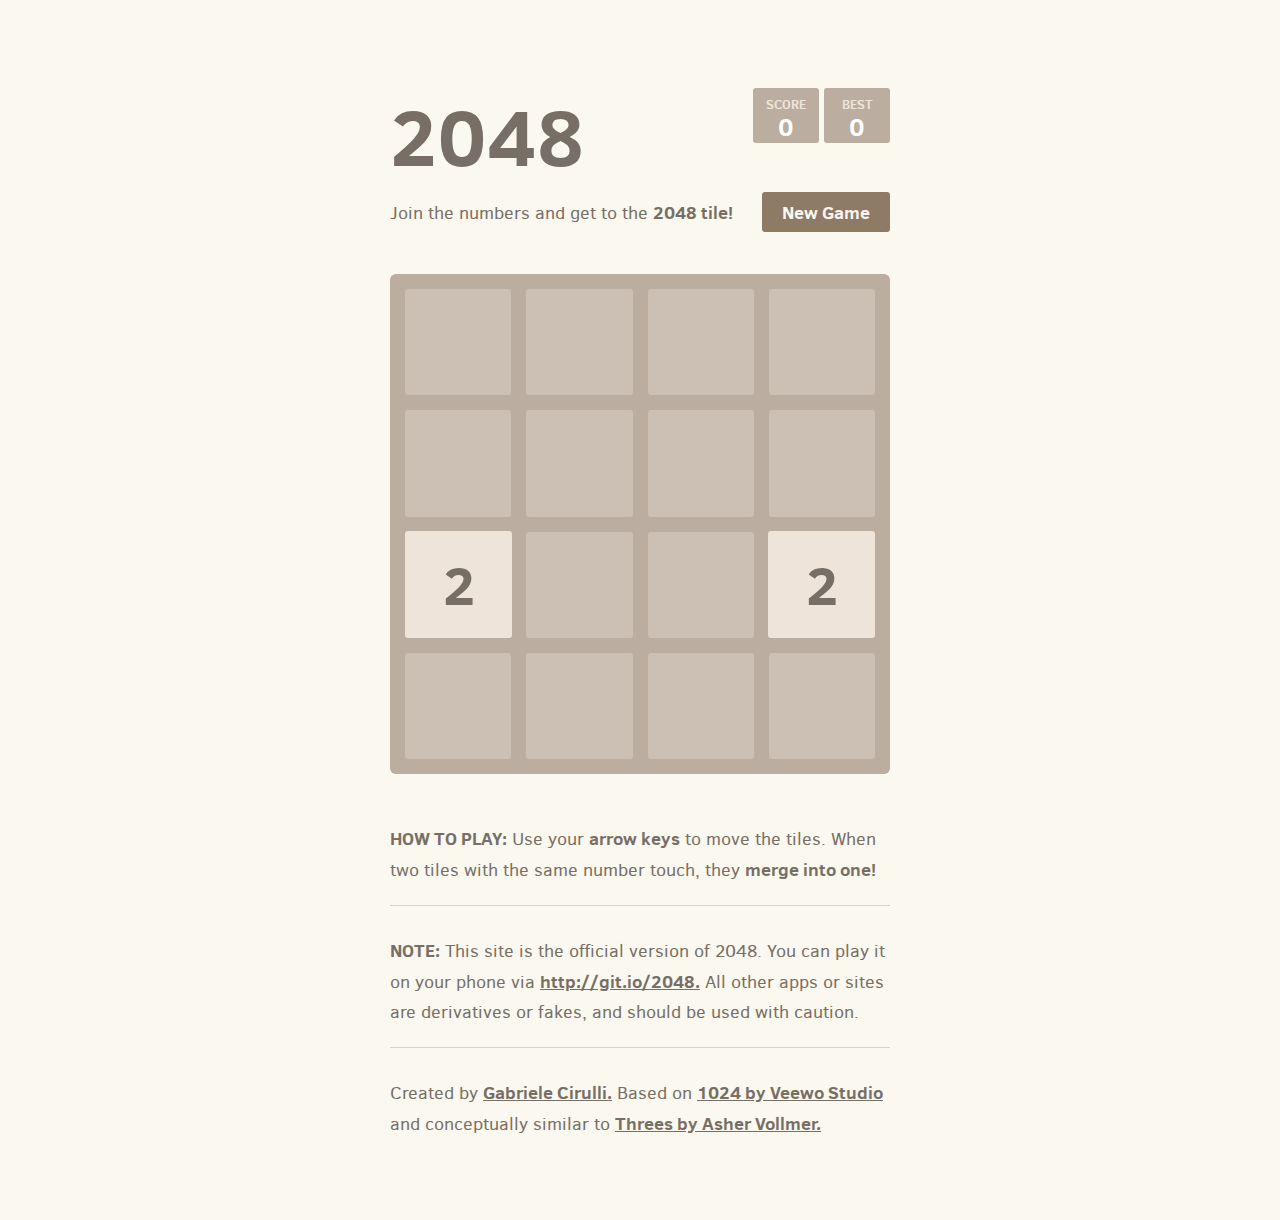
<file: public/assets/games/2048/index.html>
<!DOCTYPE html>

<html>
<head>
<!-- Google tag (gtag.js) -->
<script async="" src="https://www.googletagmanager.com/gtag/js?id=G-7L02W3ZMS5"></script>
<script>
	window.dataLayer = window.dataLayer || [];
	function gtag(){dataLayer.push(arguments);}
	gtag('js', new Date());

	gtag('config', 'G-7L02W3ZMS5');
	</script>
<script async="" crossorigin="anonymous" src="https://pagead2.googlesyndication.com/pagead/js/adsbygoogle.js?client=ca-pub-5648726754785335"></script>
<meta charset="utf-8"/>
<title>2048</title>
<link href="style/main.css" rel="stylesheet" type="text/css"/>
<link href="favicon.ico" rel="shortcut icon"/>
<link href="meta/apple-touch-icon.png" rel="apple-touch-icon"/>
<link href="meta/apple-touch-startup-image-640x1096.png" media="(device-width: 320px) and (device-height: 568px) and (-webkit-device-pixel-ratio: 2)" rel="apple-touch-startup-image"/> <!-- iPhone 5+ -->
<link href="meta/apple-touch-startup-image-640x920.png" media="(device-width: 320px) and (device-height: 480px) and (-webkit-device-pixel-ratio: 2)" rel="apple-touch-startup-image"/> <!-- iPhone, retina -->
<meta content="yes" name="apple-mobile-web-app-capable"/>
<meta content="black" name="apple-mobile-web-app-status-bar-style"/>
<meta content="True" name="HandheldFriendly"/>
<meta content="320" name="MobileOptimized"/>
<meta content="width=device-width, target-densitydpi=160dpi, initial-scale=1.0, maximum-scale=1, user-scalable=no, minimal-ui" name="viewport"/>

</head>
<body>
<div class="container">
<div class="heading">
<h1 class="title">2048</h1>
<div class="scores-container">
<div class="score-container">0</div>
<div class="best-container">0</div>
</div>
</div>
<div class="above-game">
<p class="game-intro">Join the numbers and get to the <strong>2048 tile!</strong></p>
<a class="restart-button">New Game</a>
</div>
<div class="game-container">
<div class="game-message">
<p></p>
<div class="lower">
<a class="keep-playing-button">Keep going</a>
<a class="retry-button">Try again</a>
</div>
</div>
<div class="grid-container">
<div class="grid-row">
<div class="grid-cell"></div>
<div class="grid-cell"></div>
<div class="grid-cell"></div>
<div class="grid-cell"></div>
</div>
<div class="grid-row">
<div class="grid-cell"></div>
<div class="grid-cell"></div>
<div class="grid-cell"></div>
<div class="grid-cell"></div>
</div>
<div class="grid-row">
<div class="grid-cell"></div>
<div class="grid-cell"></div>
<div class="grid-cell"></div>
<div class="grid-cell"></div>
</div>
<div class="grid-row">
<div class="grid-cell"></div>
<div class="grid-cell"></div>
<div class="grid-cell"></div>
<div class="grid-cell"></div>
</div>
</div>
<div class="tile-container">
</div>
</div>
<p class="game-explanation">
<strong class="important">How to play:</strong> Use your <strong>arrow keys</strong> to move the tiles. When two tiles with the same number touch, they <strong>merge into one!</strong>
</p>
<hr/>
<p>
<strong class="important">Note:</strong> This site is the official version of 2048. You can play it on your phone via <a href="http://git.io/2048">http://git.io/2048.</a> All other apps or sites are derivatives or fakes, and should be used with caution.
    </p>
<hr/>
<p>
    Created by <a href="http://gabrielecirulli.com" target="_blank">Gabriele Cirulli.</a> Based on <a href="https://itunes.apple.com/us/app/1024!/id823499224" target="_blank">1024 by Veewo Studio</a> and conceptually similar to <a href="http://asherv.com/threes/" target="_blank">Threes by Asher Vollmer.</a>
</p>
</div>
<script src="js/bind_polyfill.js"></script>
<script src="js/classlist_polyfill.js"></script>
<script src="js/animframe_polyfill.js"></script>
<script src="js/keyboard_input_manager.js"></script>
<script src="js/html_actuator.js"></script>
<script src="js/grid.js"></script>
<script src="js/tile.js"></script>
<script src="js/local_storage_manager.js"></script>
<script src="js/game_manager.js"></script>
<script src="js/application.js"></script>
</body>
</html>
</file>
<file: public/assets/games/2048/style/main.css>
@import url(fonts/clear-sans.css);
html, body {
  margin: 0;
  padding: 0;
  background: #faf8ef;
  color: #776e65;
  font-family: "Clear Sans", "Helvetica Neue", Arial, sans-serif;
  font-size: 18px; }

body {
  margin: 80px 0; }

.heading:after {
  content: "";
  display: block;
  clear: both; }

h1.title {
  font-size: 80px;
  font-weight: bold;
  margin: 0;
  display: block;
  float: left; }

@-webkit-keyframes move-up {
  0% {
    top: 25px;
    opacity: 1; }

  100% {
    top: -50px;
    opacity: 0; } }
@-moz-keyframes move-up {
  0% {
    top: 25px;
    opacity: 1; }

  100% {
    top: -50px;
    opacity: 0; } }
@keyframes move-up {
  0% {
    top: 25px;
    opacity: 1; }

  100% {
    top: -50px;
    opacity: 0; } }
.scores-container {
  float: right;
  text-align: right; }

.score-container, .best-container {
  position: relative;
  display: inline-block;
  background: #bbada0;
  padding: 15px 25px;
  font-size: 25px;
  height: 25px;
  line-height: 47px;
  font-weight: bold;
  border-radius: 3px;
  color: white;
  margin-top: 8px;
  text-align: center; }
  .score-container:after, .best-container:after {
    position: absolute;
    width: 100%;
    top: 10px;
    left: 0;
    text-transform: uppercase;
    font-size: 13px;
    line-height: 13px;
    text-align: center;
    color: #eee4da; }
  .score-container .score-addition, .best-container .score-addition {
    position: absolute;
    right: 30px;
    color: red;
    font-size: 25px;
    line-height: 25px;
    font-weight: bold;
    color: rgba(119, 110, 101, 0.9);
    z-index: 100;
    -webkit-animation: move-up 600ms ease-in;
    -moz-animation: move-up 600ms ease-in;
    animation: move-up 600ms ease-in;
    -webkit-animation-fill-mode: both;
    -moz-animation-fill-mode: both;
    animation-fill-mode: both; }

.score-container:after {
  content: "Score"; }

.best-container:after {
  content: "Best"; }

p {
  margin-top: 0;
  margin-bottom: 10px;
  line-height: 1.65; }

a {
  color: #776e65;
  font-weight: bold;
  text-decoration: underline;
  cursor: pointer; }

strong.important {
  text-transform: uppercase; }

hr {
  border: none;
  border-bottom: 1px solid #d8d4d0;
  margin-top: 20px;
  margin-bottom: 30px; }

.container {
  width: 500px;
  margin: 0 auto; }

@-webkit-keyframes fade-in {
  0% {
    opacity: 0; }

  100% {
    opacity: 1; } }
@-moz-keyframes fade-in {
  0% {
    opacity: 0; }

  100% {
    opacity: 1; } }
@keyframes fade-in {
  0% {
    opacity: 0; }

  100% {
    opacity: 1; } }
.game-container {
  margin-top: 40px;
  position: relative;
  padding: 15px;
  cursor: default;
  -webkit-touch-callout: none;
  -ms-touch-callout: none;
  -webkit-user-select: none;
  -moz-user-select: none;
  -ms-user-select: none;
  -ms-touch-action: none;
  touch-action: none;
  background: #bbada0;
  border-radius: 6px;
  width: 500px;
  height: 500px;
  -webkit-box-sizing: border-box;
  -moz-box-sizing: border-box;
  box-sizing: border-box; }
  .game-container .game-message {
    display: none;
    position: absolute;
    top: 0;
    right: 0;
    bottom: 0;
    left: 0;
    background: rgba(238, 228, 218, 0.5);
    z-index: 100;
    text-align: center;
    -webkit-animation: fade-in 800ms ease 1200ms;
    -moz-animation: fade-in 800ms ease 1200ms;
    animation: fade-in 800ms ease 1200ms;
    -webkit-animation-fill-mode: both;
    -moz-animation-fill-mode: both;
    animation-fill-mode: both; }
    .game-container .game-message p {
      font-size: 60px;
      font-weight: bold;
      height: 60px;
      line-height: 60px;
      margin-top: 222px; }
    .game-container .game-message .lower {
      display: block;
      margin-top: 59px; }
    .game-container .game-message a {
      display: inline-block;
      background: #8f7a66;
      border-radius: 3px;
      padding: 0 20px;
      text-decoration: none;
      color: #f9f6f2;
      height: 40px;
      line-height: 42px;
      margin-left: 9px; }
      .game-container .game-message a.keep-playing-button {
        display: none; }
    .game-container .game-message.game-won {
      background: rgba(237, 194, 46, 0.5);
      color: #f9f6f2; }
      .game-container .game-message.game-won a.keep-playing-button {
        display: inline-block; }
    .game-container .game-message.game-won, .game-container .game-message.game-over {
      display: block; }

.grid-container {
  position: absolute;
  z-index: 1; }

.grid-row {
  margin-bottom: 15px; }
  .grid-row:last-child {
    margin-bottom: 0; }
  .grid-row:after {
    content: "";
    display: block;
    clear: both; }

.grid-cell {
  width: 106.25px;
  height: 106.25px;
  margin-right: 15px;
  float: left;
  border-radius: 3px;
  background: rgba(238, 228, 218, 0.35); }
  .grid-cell:last-child {
    margin-right: 0; }

.tile-container {
  position: absolute;
  z-index: 2; }

.tile, .tile .tile-inner {
  width: 107px;
  height: 107px;
  line-height: 107px; }
.tile.tile-position-1-1 {
  -webkit-transform: translate(0px, 0px);
  -moz-transform: translate(0px, 0px);
  -ms-transform: translate(0px, 0px);
  transform: translate(0px, 0px); }
.tile.tile-position-1-2 {
  -webkit-transform: translate(0px, 121px);
  -moz-transform: translate(0px, 121px);
  -ms-transform: translate(0px, 121px);
  transform: translate(0px, 121px); }
.tile.tile-position-1-3 {
  -webkit-transform: translate(0px, 242px);
  -moz-transform: translate(0px, 242px);
  -ms-transform: translate(0px, 242px);
  transform: translate(0px, 242px); }
.tile.tile-position-1-4 {
  -webkit-transform: translate(0px, 363px);
  -moz-transform: translate(0px, 363px);
  -ms-transform: translate(0px, 363px);
  transform: translate(0px, 363px); }
.tile.tile-position-2-1 {
  -webkit-transform: translate(121px, 0px);
  -moz-transform: translate(121px, 0px);
  -ms-transform: translate(121px, 0px);
  transform: translate(121px, 0px); }
.tile.tile-position-2-2 {
  -webkit-transform: translate(121px, 121px);
  -moz-transform: translate(121px, 121px);
  -ms-transform: translate(121px, 121px);
  transform: translate(121px, 121px); }
.tile.tile-position-2-3 {
  -webkit-transform: translate(121px, 242px);
  -moz-transform: translate(121px, 242px);
  -ms-transform: translate(121px, 242px);
  transform: translate(121px, 242px); }
.tile.tile-position-2-4 {
  -webkit-transform: translate(121px, 363px);
  -moz-transform: translate(121px, 363px);
  -ms-transform: translate(121px, 363px);
  transform: translate(121px, 363px); }
.tile.tile-position-3-1 {
  -webkit-transform: translate(242px, 0px);
  -moz-transform: translate(242px, 0px);
  -ms-transform: translate(242px, 0px);
  transform: translate(242px, 0px); }
.tile.tile-position-3-2 {
  -webkit-transform: translate(242px, 121px);
  -moz-transform: translate(242px, 121px);
  -ms-transform: translate(242px, 121px);
  transform: translate(242px, 121px); }
.tile.tile-position-3-3 {
  -webkit-transform: translate(242px, 242px);
  -moz-transform: translate(242px, 242px);
  -ms-transform: translate(242px, 242px);
  transform: translate(242px, 242px); }
.tile.tile-position-3-4 {
  -webkit-transform: translate(242px, 363px);
  -moz-transform: translate(242px, 363px);
  -ms-transform: translate(242px, 363px);
  transform: translate(242px, 363px); }
.tile.tile-position-4-1 {
  -webkit-transform: translate(363px, 0px);
  -moz-transform: translate(363px, 0px);
  -ms-transform: translate(363px, 0px);
  transform: translate(363px, 0px); }
.tile.tile-position-4-2 {
  -webkit-transform: translate(363px, 121px);
  -moz-transform: translate(363px, 121px);
  -ms-transform: translate(363px, 121px);
  transform: translate(363px, 121px); }
.tile.tile-position-4-3 {
  -webkit-transform: translate(363px, 242px);
  -moz-transform: translate(363px, 242px);
  -ms-transform: translate(363px, 242px);
  transform: translate(363px, 242px); }
.tile.tile-position-4-4 {
  -webkit-transform: translate(363px, 363px);
  -moz-transform: translate(363px, 363px);
  -ms-transform: translate(363px, 363px);
  transform: translate(363px, 363px); }

.tile {
  position: absolute;
  -webkit-transition: 100ms ease-in-out;
  -moz-transition: 100ms ease-in-out;
  transition: 100ms ease-in-out;
  -webkit-transition-property: -webkit-transform;
  -moz-transition-property: -moz-transform;
  transition-property: transform; }
  .tile .tile-inner {
    border-radius: 3px;
    background: #eee4da;
    text-align: center;
    font-weight: bold;
    z-index: 10;
    font-size: 55px; }
  .tile.tile-2 .tile-inner {
    background: #eee4da;
    box-shadow: 0 0 30px 10px rgba(243, 215, 116, 0), inset 0 0 0 1px rgba(255, 255, 255, 0); }
  .tile.tile-4 .tile-inner {
    background: #ede0c8;
    box-shadow: 0 0 30px 10px rgba(243, 215, 116, 0), inset 0 0 0 1px rgba(255, 255, 255, 0); }
  .tile.tile-8 .tile-inner {
    color: #f9f6f2;
    background: #f2b179; }
  .tile.tile-16 .tile-inner {
    color: #f9f6f2;
    background: #f59563; }
  .tile.tile-32 .tile-inner {
    color: #f9f6f2;
    background: #f67c5f; }
  .tile.tile-64 .tile-inner {
    color: #f9f6f2;
    background: #f65e3b; }
  .tile.tile-128 .tile-inner {
    color: #f9f6f2;
    background: #edcf72;
    box-shadow: 0 0 30px 10px rgba(243, 215, 116, 0.2381), inset 0 0 0 1px rgba(255, 255, 255, 0.14286);
    font-size: 45px; }
    @media screen and (max-width: 520px) {
      .tile.tile-128 .tile-inner {
        font-size: 25px; } }
  .tile.tile-256 .tile-inner {
    color: #f9f6f2;
    background: #edcc61;
    box-shadow: 0 0 30px 10px rgba(243, 215, 116, 0.31746), inset 0 0 0 1px rgba(255, 255, 255, 0.19048);
    font-size: 45px; }
    @media screen and (max-width: 520px) {
      .tile.tile-256 .tile-inner {
        font-size: 25px; } }
  .tile.tile-512 .tile-inner {
    color: #f9f6f2;
    background: #edc850;
    box-shadow: 0 0 30px 10px rgba(243, 215, 116, 0.39683), inset 0 0 0 1px rgba(255, 255, 255, 0.2381);
    font-size: 45px; }
    @media screen and (max-width: 520px) {
      .tile.tile-512 .tile-inner {
        font-size: 25px; } }
  .tile.tile-1024 .tile-inner {
    color: #f9f6f2;
    background: #edc53f;
    box-shadow: 0 0 30px 10px rgba(243, 215, 116, 0.47619), inset 0 0 0 1px rgba(255, 255, 255, 0.28571);
    font-size: 35px; }
    @media screen and (max-width: 520px) {
      .tile.tile-1024 .tile-inner {
        font-size: 15px; } }
  .tile.tile-2048 .tile-inner {
    color: #f9f6f2;
    background: #edc22e;
    box-shadow: 0 0 30px 10px rgba(243, 215, 116, 0.55556), inset 0 0 0 1px rgba(255, 255, 255, 0.33333);
    font-size: 35px; }
    @media screen and (max-width: 520px) {
      .tile.tile-2048 .tile-inner {
        font-size: 15px; } }
  .tile.tile-super .tile-inner {
    color: #f9f6f2;
    background: #3c3a32;
    font-size: 30px; }
    @media screen and (max-width: 520px) {
      .tile.tile-super .tile-inner {
        font-size: 10px; } }

@-webkit-keyframes appear {
  0% {
    opacity: 0;
    -webkit-transform: scale(0);
    -moz-transform: scale(0);
    -ms-transform: scale(0);
    transform: scale(0); }

  100% {
    opacity: 1;
    -webkit-transform: scale(1);
    -moz-transform: scale(1);
    -ms-transform: scale(1);
    transform: scale(1); } }
@-moz-keyframes appear {
  0% {
    opacity: 0;
    -webkit-transform: scale(0);
    -moz-transform: scale(0);
    -ms-transform: scale(0);
    transform: scale(0); }

  100% {
    opacity: 1;
    -webkit-transform: scale(1);
    -moz-transform: scale(1);
    -ms-transform: scale(1);
    transform: scale(1); } }
@keyframes appear {
  0% {
    opacity: 0;
    -webkit-transform: scale(0);
    -moz-transform: scale(0);
    -ms-transform: scale(0);
    transform: scale(0); }

  100% {
    opacity: 1;
    -webkit-transform: scale(1);
    -moz-transform: scale(1);
    -ms-transform: scale(1);
    transform: scale(1); } }
.tile-new .tile-inner {
  -webkit-animation: appear 200ms ease 100ms;
  -moz-animation: appear 200ms ease 100ms;
  animation: appear 200ms ease 100ms;
  -webkit-animation-fill-mode: backwards;
  -moz-animation-fill-mode: backwards;
  animation-fill-mode: backwards; }

@-webkit-keyframes pop {
  0% {
    -webkit-transform: scale(0);
    -moz-transform: scale(0);
    -ms-transform: scale(0);
    transform: scale(0); }

  50% {
    -webkit-transform: scale(1.2);
    -moz-transform: scale(1.2);
    -ms-transform: scale(1.2);
    transform: scale(1.2); }

  100% {
    -webkit-transform: scale(1);
    -moz-transform: scale(1);
    -ms-transform: scale(1);
    transform: scale(1); } }
@-moz-keyframes pop {
  0% {
    -webkit-transform: scale(0);
    -moz-transform: scale(0);
    -ms-transform: scale(0);
    transform: scale(0); }

  50% {
    -webkit-transform: scale(1.2);
    -moz-transform: scale(1.2);
    -ms-transform: scale(1.2);
    transform: scale(1.2); }

  100% {
    -webkit-transform: scale(1);
    -moz-transform: scale(1);
    -ms-transform: scale(1);
    transform: scale(1); } }
@keyframes pop {
  0% {
    -webkit-transform: scale(0);
    -moz-transform: scale(0);
    -ms-transform: scale(0);
    transform: scale(0); }

  50% {
    -webkit-transform: scale(1.2);
    -moz-transform: scale(1.2);
    -ms-transform: scale(1.2);
    transform: scale(1.2); }

  100% {
    -webkit-transform: scale(1);
    -moz-transform: scale(1);
    -ms-transform: scale(1);
    transform: scale(1); } }
.tile-merged .tile-inner {
  z-index: 20;
  -webkit-animation: pop 200ms ease 100ms;
  -moz-animation: pop 200ms ease 100ms;
  animation: pop 200ms ease 100ms;
  -webkit-animation-fill-mode: backwards;
  -moz-animation-fill-mode: backwards;
  animation-fill-mode: backwards; }

.above-game:after {
  content: "";
  display: block;
  clear: both; }

.game-intro {
  float: left;
  line-height: 42px;
  margin-bottom: 0; }

.restart-button {
  display: inline-block;
  background: #8f7a66;
  border-radius: 3px;
  padding: 0 20px;
  text-decoration: none;
  color: #f9f6f2;
  height: 40px;
  line-height: 42px;
  display: block;
  text-align: center;
  float: right; }

.game-explanation {
  margin-top: 50px; }

@media screen and (max-width: 520px) {
  html, body {
    font-size: 15px; }

  body {
    margin: 20px 0;
    padding: 0 20px; }

  h1.title {
    font-size: 27px;
    margin-top: 15px; }

  .container {
    width: 280px;
    margin: 0 auto; }

  .score-container, .best-container {
    margin-top: 0;
    padding: 15px 10px;
    min-width: 40px; }

  .heading {
    margin-bottom: 10px; }

  .game-intro {
    width: 55%;
    display: block;
    box-sizing: border-box;
    line-height: 1.65; }

  .restart-button {
    width: 42%;
    padding: 0;
    display: block;
    box-sizing: border-box;
    margin-top: 2px; }

  .game-container {
    margin-top: 17px;
    position: relative;
    padding: 10px;
    cursor: default;
    -webkit-touch-callout: none;
    -ms-touch-callout: none;
    -webkit-user-select: none;
    -moz-user-select: none;
    -ms-user-select: none;
    -ms-touch-action: none;
    touch-action: none;
    background: #bbada0;
    border-radius: 6px;
    width: 280px;
    height: 280px;
    -webkit-box-sizing: border-box;
    -moz-box-sizing: border-box;
    box-sizing: border-box; }
    .game-container .game-message {
      display: none;
      position: absolute;
      top: 0;
      right: 0;
      bottom: 0;
      left: 0;
      background: rgba(238, 228, 218, 0.5);
      z-index: 100;
      text-align: center;
      -webkit-animation: fade-in 800ms ease 1200ms;
      -moz-animation: fade-in 800ms ease 1200ms;
      animation: fade-in 800ms ease 1200ms;
      -webkit-animation-fill-mode: both;
      -moz-animation-fill-mode: both;
      animation-fill-mode: both; }
      .game-container .game-message p {
        font-size: 60px;
        font-weight: bold;
        height: 60px;
        line-height: 60px;
        margin-top: 222px; }
      .game-container .game-message .lower {
        display: block;
        margin-top: 59px; }
      .game-container .game-message a {
        display: inline-block;
        background: #8f7a66;
        border-radius: 3px;
        padding: 0 20px;
        text-decoration: none;
        color: #f9f6f2;
        height: 40px;
        line-height: 42px;
        margin-left: 9px; }
        .game-container .game-message a.keep-playing-button {
          display: none; }
      .game-container .game-message.game-won {
        background: rgba(237, 194, 46, 0.5);
        color: #f9f6f2; }
        .game-container .game-message.game-won a.keep-playing-button {
          display: inline-block; }
      .game-container .game-message.game-won, .game-container .game-message.game-over {
        display: block; }

  .grid-container {
    position: absolute;
    z-index: 1; }

  .grid-row {
    margin-bottom: 10px; }
    .grid-row:last-child {
      margin-bottom: 0; }
    .grid-row:after {
      content: "";
      display: block;
      clear: both; }

  .grid-cell {
    width: 57.5px;
    height: 57.5px;
    margin-right: 10px;
    float: left;
    border-radius: 3px;
    background: rgba(238, 228, 218, 0.35); }
    .grid-cell:last-child {
      margin-right: 0; }

  .tile-container {
    position: absolute;
    z-index: 2; }

  .tile, .tile .tile-inner {
    width: 58px;
    height: 58px;
    line-height: 58px; }
  .tile.tile-position-1-1 {
    -webkit-transform: translate(0px, 0px);
    -moz-transform: translate(0px, 0px);
    -ms-transform: translate(0px, 0px);
    transform: translate(0px, 0px); }
  .tile.tile-position-1-2 {
    -webkit-transform: translate(0px, 67px);
    -moz-transform: translate(0px, 67px);
    -ms-transform: translate(0px, 67px);
    transform: translate(0px, 67px); }
  .tile.tile-position-1-3 {
    -webkit-transform: translate(0px, 135px);
    -moz-transform: translate(0px, 135px);
    -ms-transform: translate(0px, 135px);
    transform: translate(0px, 135px); }
  .tile.tile-position-1-4 {
    -webkit-transform: translate(0px, 202px);
    -moz-transform: translate(0px, 202px);
    -ms-transform: translate(0px, 202px);
    transform: translate(0px, 202px); }
  .tile.tile-position-2-1 {
    -webkit-transform: translate(67px, 0px);
    -moz-transform: translate(67px, 0px);
    -ms-transform: translate(67px, 0px);
    transform: translate(67px, 0px); }
  .tile.tile-position-2-2 {
    -webkit-transform: translate(67px, 67px);
    -moz-transform: translate(67px, 67px);
    -ms-transform: translate(67px, 67px);
    transform: translate(67px, 67px); }
  .tile.tile-position-2-3 {
    -webkit-transform: translate(67px, 135px);
    -moz-transform: translate(67px, 135px);
    -ms-transform: translate(67px, 135px);
    transform: translate(67px, 135px); }
  .tile.tile-position-2-4 {
    -webkit-transform: translate(67px, 202px);
    -moz-transform: translate(67px, 202px);
    -ms-transform: translate(67px, 202px);
    transform: translate(67px, 202px); }
  .tile.tile-position-3-1 {
    -webkit-transform: translate(135px, 0px);
    -moz-transform: translate(135px, 0px);
    -ms-transform: translate(135px, 0px);
    transform: translate(135px, 0px); }
  .tile.tile-position-3-2 {
    -webkit-transform: translate(135px, 67px);
    -moz-transform: translate(135px, 67px);
    -ms-transform: translate(135px, 67px);
    transform: translate(135px, 67px); }
  .tile.tile-position-3-3 {
    -webkit-transform: translate(135px, 135px);
    -moz-transform: translate(135px, 135px);
    -ms-transform: translate(135px, 135px);
    transform: translate(135px, 135px); }
  .tile.tile-position-3-4 {
    -webkit-transform: translate(135px, 202px);
    -moz-transform: translate(135px, 202px);
    -ms-transform: translate(135px, 202px);
    transform: translate(135px, 202px); }
  .tile.tile-position-4-1 {
    -webkit-transform: translate(202px, 0px);
    -moz-transform: translate(202px, 0px);
    -ms-transform: translate(202px, 0px);
    transform: translate(202px, 0px); }
  .tile.tile-position-4-2 {
    -webkit-transform: translate(202px, 67px);
    -moz-transform: translate(202px, 67px);
    -ms-transform: translate(202px, 67px);
    transform: translate(202px, 67px); }
  .tile.tile-position-4-3 {
    -webkit-transform: translate(202px, 135px);
    -moz-transform: translate(202px, 135px);
    -ms-transform: translate(202px, 135px);
    transform: translate(202px, 135px); }
  .tile.tile-position-4-4 {
    -webkit-transform: translate(202px, 202px);
    -moz-transform: translate(202px, 202px);
    -ms-transform: translate(202px, 202px);
    transform: translate(202px, 202px); }

  .tile .tile-inner {
    font-size: 35px; }

  .game-message p {
    font-size: 30px !important;
    height: 30px !important;
    line-height: 30px !important;
    margin-top: 90px !important; }
  .game-message .lower {
    margin-top: 30px !important; } }
</file>
